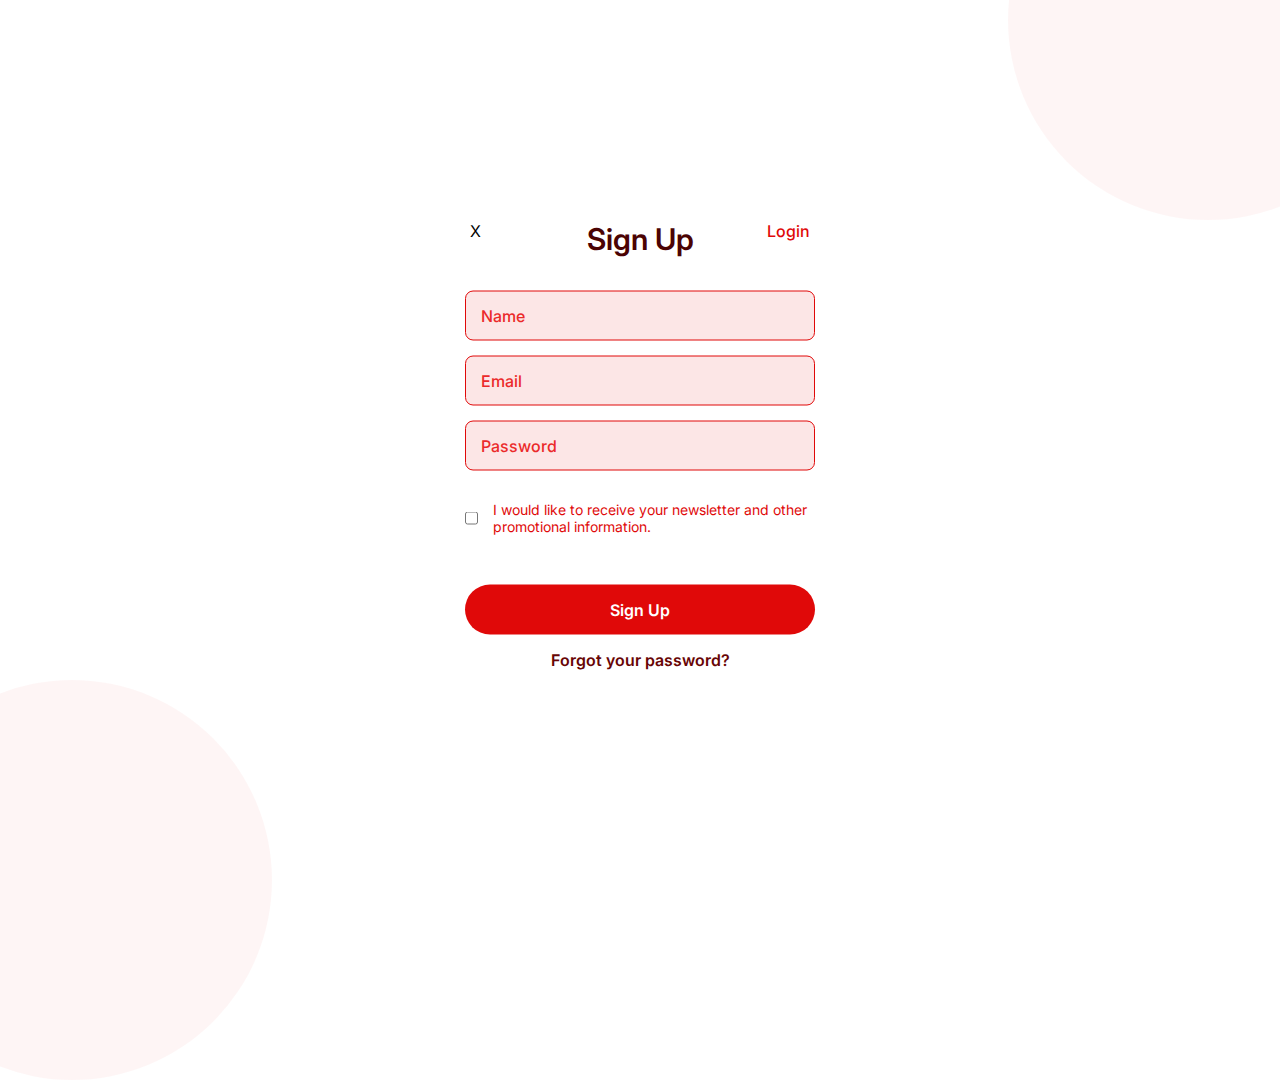
<file: cadastro/index.html>
<!DOCTYPE html>
<html lang="en">
<head>
    <meta charset="UTF-8">
    <meta http-equiv="X-UA-Compatible" content="IE=edge">
    <meta name="viewport" content="width=device-width, initial-scale=1.0">
    <title>Soy Donador</title>
    <link rel="stylesheet" href="styles.css">
</head>
<body>
    <div class="big-ball-1"></div>
    <div class="big-ball-2"></div>
    <div class="main-form">
        <div class="main-form-title">
            <div class="main-form-title-x">X</div>
            <div class="main-form-title-signup">
                Sign Up
            </div>
            <div class="main-form-title-login"
            onclick="window.location.href = '/login'">
                Login
            </div>
        </div>
        <input type="text" class="input-form" placeholder="Name">
        <input type="text" class="input-form" placeholder="Email">
        <input type="password" class="input-form" placeholder="Password">
        <div class="terms">
            <input type="checkbox" class="input-check">
            <div class="terms-text">
                I would like to receive your newsletter and other promotional information.
            </div>
        </div>
        <button class="signup-button">Sign Up</button>
        <div class="forgot-password">
            Forgot your password?
        </div>
    </div>
</body>
</html>
</file>
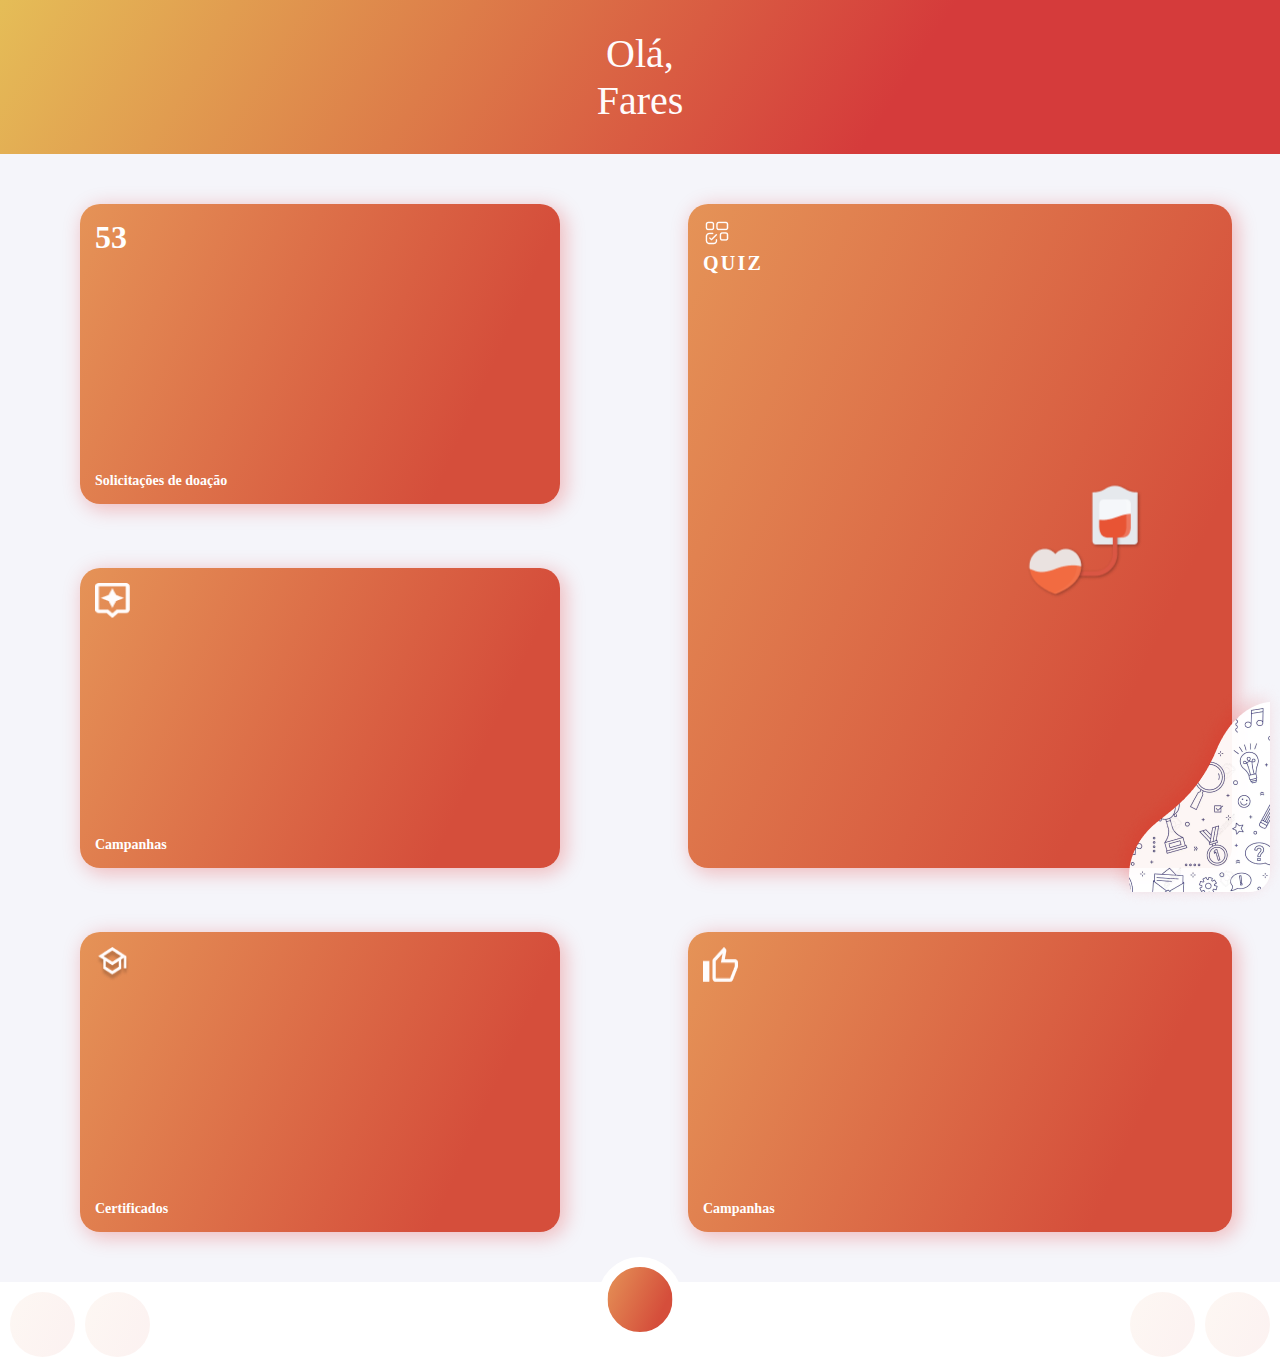
<file: home/index.html>
<!DOCTYPE html>
<html lang="en">
<head>
    <meta charset="UTF-8">
    <meta http-equiv="X-UA-Compatible" content="IE=edge">
    <meta name="viewport" content="width=device-width, initial-scale=1.0">
    <title>Soy Donador</title>
    <link rel="stylesheet" href="styles.css">
</head>
<body>
    <div class="title">
        <div class="title-text">
            Olá, Fares
        </div>
    </div>
    <main>
        <div class="row">
            <div class="row-1">
                <div class="box-main" style="margin-top: 0;">
                    <div style="font-size: 32px;">53</div>
                    <div>Solicitações de doação</div>
                </div>
                <div class="box-main">
                    <img src="../img/img1.png" alt="">
                    <div>Campanhas</div>
                </div>
            </div>
            <div class="row-1">
                <div class="box-main-2">
                    <div>
                        <img src="../img/img2.png" alt="">
                        <div>QUIZ</div>
                    </div>
                    <img src="../img/img3.png" class="coracao">
                    <img src="../img/bg.png" class="bg">
                </div>
            </div>
        </div>
        <div class="row">
            <div class="row-1">
                <div class="box-main">
                    <img src="../img/img4.png" alt="">
                    <div>Certificados</div>
                </div>
            </div>
            <div class="row-1">
                <div class="box-main" style="width: 85%;">
                    <img src="../img/img5.png" alt="">
                    <div>Campanhas</div>
                </div>
            </div>
        </div>
    </main>

    <footer>
        <div class="footer-center"></div>
        <div class="footer-1">
            <div class="footer-opc">
            </div>
            <div class="footer-opc"></div>
        </div>
        <div class="footer-1">
            <div class="footer-opc"></div>
            <div class="footer-opc" style="margin-right: 10px;"></div>
        </div>
    </footer>
</body>
</html>
</file>
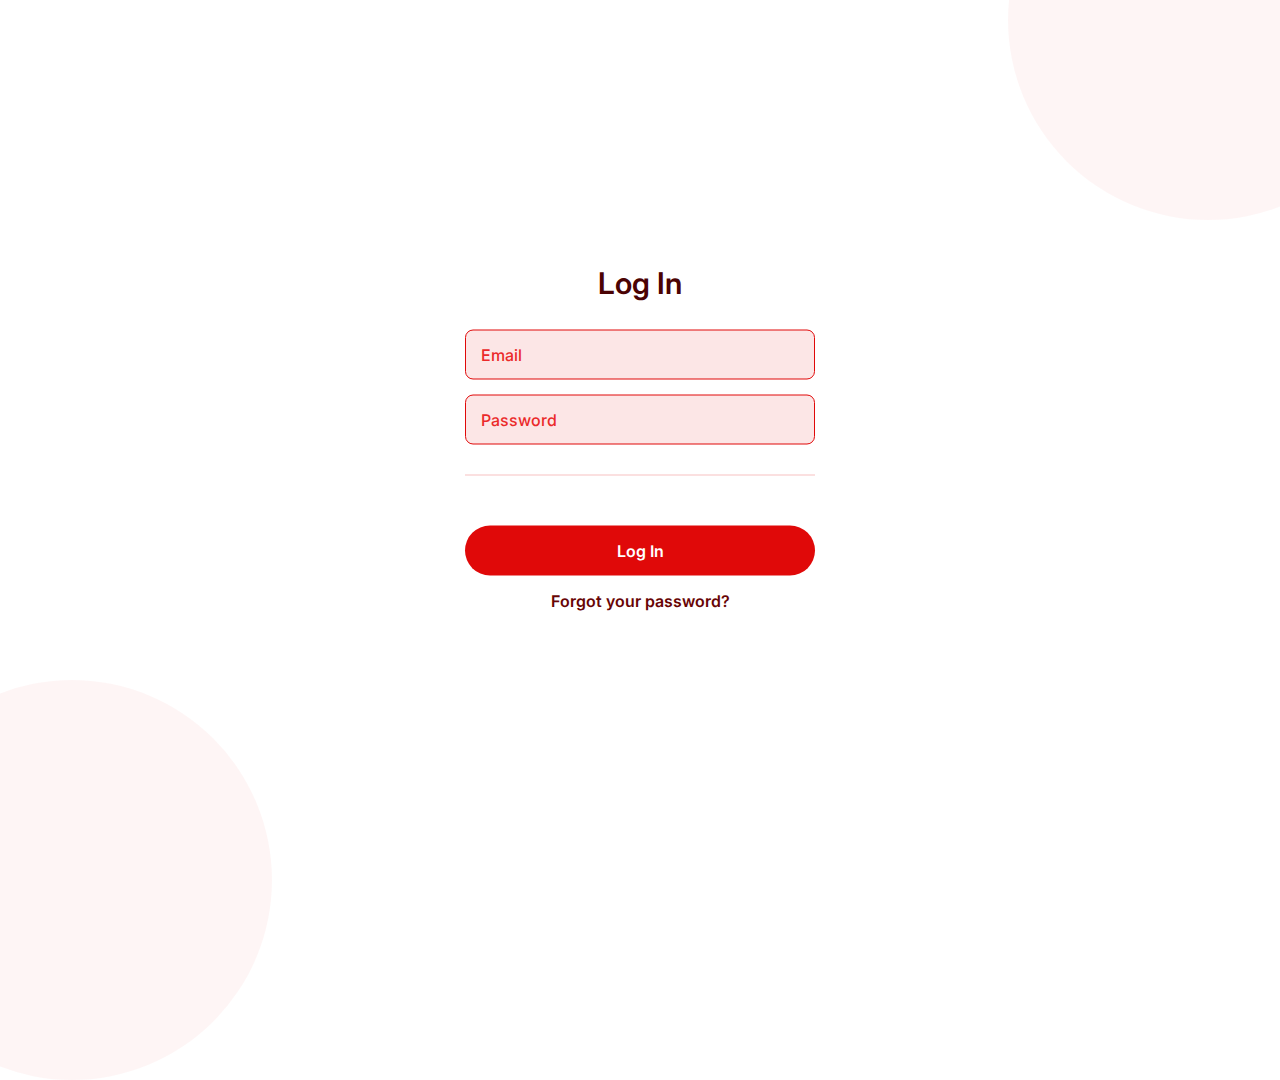
<file: login/index.html>
<!DOCTYPE html>
<html lang="en">
<head>
    <meta charset="UTF-8">
    <meta http-equiv="X-UA-Compatible" content="IE=edge">
    <meta name="viewport" content="width=device-width, initial-scale=1.0">
    <title>Soy Donador</title>
    <link rel="stylesheet" href="styles.css">
</head>
<body>
    <div class="big-ball-1"></div>
    <div class="big-ball-2"></div>
    <div class="main-form">
        <div class="main-form-title">
            <div class="main-form-title-signup">
                Log In
            </div>
        </div>
        <input type="text" class="input-form" placeholder="Email">
        <input type="password" class="input-form" placeholder="Password">
        <div class="line"></div>
        <button class="signup-button">Log In</button>
        <div class="forgot-password">
            Forgot your password?
        </div>
    </div>
</body>
</html>
</file>
<file: cadastro/styles.css>
@import url('https://fonts.googleapis.com/css2?family=Inter&family=Poppins&display=swap');

*{
    margin: 0;
    padding: 0;
    box-sizing: border-box;
    font-family: 'Inter';
}

body{
    overflow-x: hidden;
}

.main-form{
    position: absolute;
    top: 50%;
    left: 50%;
    transform: translate(-50%, -50%);
    padding: 20px;
    display: flex;
    flex-direction: column;
}

.input-form{
    width: 350px;
    height: 50px;
    padding-left: 15px;
    border-radius: 8px;
    border: 1px solid #E00909;
    background: rgba(224, 9, 9, 0.1);
    outline: none;
    color: #EB2A2A;
    font-size: 16px;
    font-weight: 500;
    margin-top: 15px;
}

.input-form::placeholder{
    color: #EB2A2A;
}

.main-form-title{
    display: flex;
    justify-content: space-between;
    align-items: center;
    position: relative;
    padding: 5px;
    margin-bottom: 30px;
    width: 100%;
}

.main-form-title-signup{
    color: #4B0303;
    font-size: 30px;
    font-weight: 600;
    position: absolute;
    top: 75%;
    left: 50%;
    transform: translate(-50%, -50%);
}

.main-form-title-login{
    color: #E00909;
    font-weight: 500;
    font-size: 16px;
    cursor: pointer;
}

.terms{
    display: flex;
    align-items: center;
    color: #E00909;
    font-size: 14px;
    max-width: 350px;
    margin-top: 30px;
}

.terms-text{
    margin-left: 15px;
}

.input-check{
    border: 1px solid #E00909;
    background-color: rgba(224, 9, 9, 0.1);
}

.signup-button{
    width: 100%;
    background: #E00909;
    border-radius: 50px;
    height: 50px;
    color: #FFFFFF;
    font-weight: 600;
    font-size: 16px;
    border: none;
    margin-top: 50px;
    cursor: pointer;
}

.forgot-password{
    font-weight: 600;
    font-size: 16px;
    color: #680505;
    width: 100%;
    height: 50px;
    display: flex;
    align-items: center;
    justify-content: center;
    cursor: pointer;
}

@media only screen and (max-width: 600px) {
    .main-form{
        top: 20%;
        left: 50%;
        transform: translate(-50%, -20%);
    }
}

.big-ball-1{
    position: absolute;
    z-index: -1;
    width: 400px;
    height: 400px;
    background: rgba(224, 9, 9, 0.25);
    opacity: 0.15;
    border-radius: 50%;
    top: -20%;
    right: -10%;
}

.big-ball-2{
    position: absolute;
    z-index: -1;
    width: 400px;
    height: 400px;
    background: rgba(224, 9, 9, 0.25);
    opacity: 0.15;
    border-radius: 50%;
    bottom: -20%;
    left: -10%;
}

@media only screen and (max-width: 600px) {
    .big-ball-1{
        top: -45%;
        right: -40%;
    }

    .big-ball-2{
        bottom: -45%;
        left: -40%;
    }
}
</file>
<file: home/styles.css>
*{
    margin: 0;
    padding: 0;
    box-sizing: border-box;
}

body{
    background-color: #F5F5FA;

}

.title{
    color: #FFFCFC;;
    font-weight: 400;
    font-size: 40px;
    width: 100%;
    display: flex;
    align-items: center;
    justify-content: center;
    padding: 30px 0px;
    background: linear-gradient(122.59deg, #E5BD57 0%, #D53B3B 69.5%);
}

.title-text{
    max-width: 100px;
    text-align: center;
}

main{
    width: 100%;
    margin-top: 50px;
}

.box-main{
    width: 75%;
    margin-top: 10%;
    background: linear-gradient(114.31deg, #E59357 0%, #D54E3B 79.06%);
    box-shadow: 4px 4px 20px 1px rgba(224, 9, 9, 0.25);
    border-radius: 20px;
    font-weight: 600;
    font-size: 14px;
    color: white;
    height: 300px;
    display: flex;
    flex-direction: column;
    justify-content: space-between;
    padding: 15px;
}

.box-main img{
    width: 35px;
    height: 35px;
}

@media only screen and (max-width: 600px) {
    .box-main{
        height: 140px;
    }
}

.box-main-2{
    width: 85%;
    height: 100%;
    background: linear-gradient(114.31deg, #E59357 0%, #D54E3B 79.06%);
    box-shadow: 4px 4px 20px 1px rgba(224, 9, 9, 0.25);
    border-radius: 20px;
    padding: 15px;
    font-weight: 600;
    font-size: 20px;
    letter-spacing: 0.11em;
    color: white;
    position: relative;
    z-index: -5;
}

.row{
    display: flex;

}

.row-1{
    width: 50%;
    display: flex;
    justify-content: center;
    align-items: center;
    flex-direction: column;
}

.coracao{
    position: absolute;
    top: 50%;
    left: 80%;
    transform: translate(-80%, -50%);
}

.bg{
    position: absolute;
    bottom: -6%;
    right: -10%;
    z-index: -2;
}

footer{
    width: 100%;
    background-color: white;
    display: flex;
    justify-content: space-between;
    padding: 10px 0px;
    margin-top: 50px;
    position: relative;
}

.footer-1{
    display: flex;
}

.footer-opc{
    width: 65px;
    height: 65px;
    display: flex;
    justify-content: center;
    align-items: center;   
    background: linear-gradient(114.31deg, rgba(229, 147, 87, 0.07) 0%, rgba(213, 78, 59, 0.07) 79.06%);
    border-radius: 50%;
    margin-left: 10px;
}

.footer-center{
    box-sizing: content-box;
    width: 65px;
    height: 65px;
    background: linear-gradient(114.31deg, #E59357 0%, #D54E3B 79.06%);
    position: absolute;
    top: -30%;
    left: 50%;
    transform: translate(-50%, 0%);
    border-radius: 50%;
    border: 10px solid white;
}
</file>
<file: login/styles.css>
@import url('https://fonts.googleapis.com/css2?family=Inter&family=Poppins&display=swap');

*{
    margin: 0;
    padding: 0;
    box-sizing: border-box;
    font-family: 'Inter';
}

body{
    overflow-x: hidden;
}

.main-form{
    position: absolute;
    top: 50%;
    left: 50%;
    transform: translate(-50%, -50%);
    padding: 20px;
    display: flex;
    flex-direction: column;
}

.input-form{
    width: 350px;
    height: 50px;
    padding-left: 15px;
    border-radius: 8px;
    border: 1px solid #E00909;
    background: rgba(224, 9, 9, 0.1);
    outline: none;
    color: #EB2A2A;
    font-size: 16px;
    font-weight: 500;
    margin-top: 15px;
}

.input-form::placeholder{
    color: #EB2A2A;
}

.main-form-title{
    display: flex;
    justify-content: space-between;
    align-items: center;
    position: relative;
    padding: 5px;
    margin-bottom: 30px;
    width: 100%;
}

.main-form-title-signup{
    color: #4B0303;
    font-size: 30px;
    font-weight: 600;
    position: absolute;
    top: 75%;
    left: 50%;
    transform: translate(-50%, -50%);
}

.main-form-title-login{
    color: #E00909;
    font-weight: 500;
    font-size: 16px;
    cursor: pointer;
}

.terms{
    display: flex;
    align-items: center;
    color: #E00909;
    font-size: 14px;
    max-width: 350px;
    margin-top: 30px;
}

.terms-text{
    margin-left: 15px;
}

.input-check{
    border: 1px solid #E00909;
    background-color: rgba(224, 9, 9, 0.1);
}

.signup-button{
    width: 100%;
    background: #E00909;
    border-radius: 50px;
    height: 50px;
    color: #FFFFFF;
    font-weight: 600;
    font-size: 16px;
    border: none;
    margin-top: 50px;
    cursor: pointer;
}

.forgot-password{
    font-weight: 600;
    font-size: 16px;
    color: #680505;
    width: 100%;
    height: 50px;
    display: flex;
    align-items: center;
    justify-content: center;
    cursor: pointer;
}

@media only screen and (max-width: 600px) {
    .main-form{
        top: 20%;
        left: 50%;
        transform: translate(-50%, -20%);
    }
}

.big-ball-1{
    position: absolute;
    z-index: -1;
    width: 400px;
    height: 400px;
    background: rgba(224, 9, 9, 0.25);
    opacity: 0.15;
    border-radius: 50%;
    top: -20%;
    right: -10%;
}

.big-ball-2{
    position: absolute;
    z-index: -1;
    width: 400px;
    height: 400px;
    background: rgba(224, 9, 9, 0.25);
    opacity: 0.15;
    border-radius: 50%;
    bottom: -20%;
    left: -10%;
}

@media only screen and (max-width: 600px) {
    .big-ball-1{
        top: -45%;
        right: -40%;
    }

    .big-ball-2{
        bottom: -45%;
        left: -40%;
    }
}

.line{
    width: 100%;
    height: 1px;
    background-color: rgba(224, 9, 9, 0.25);
    margin-top: 30px;
}
</file>
